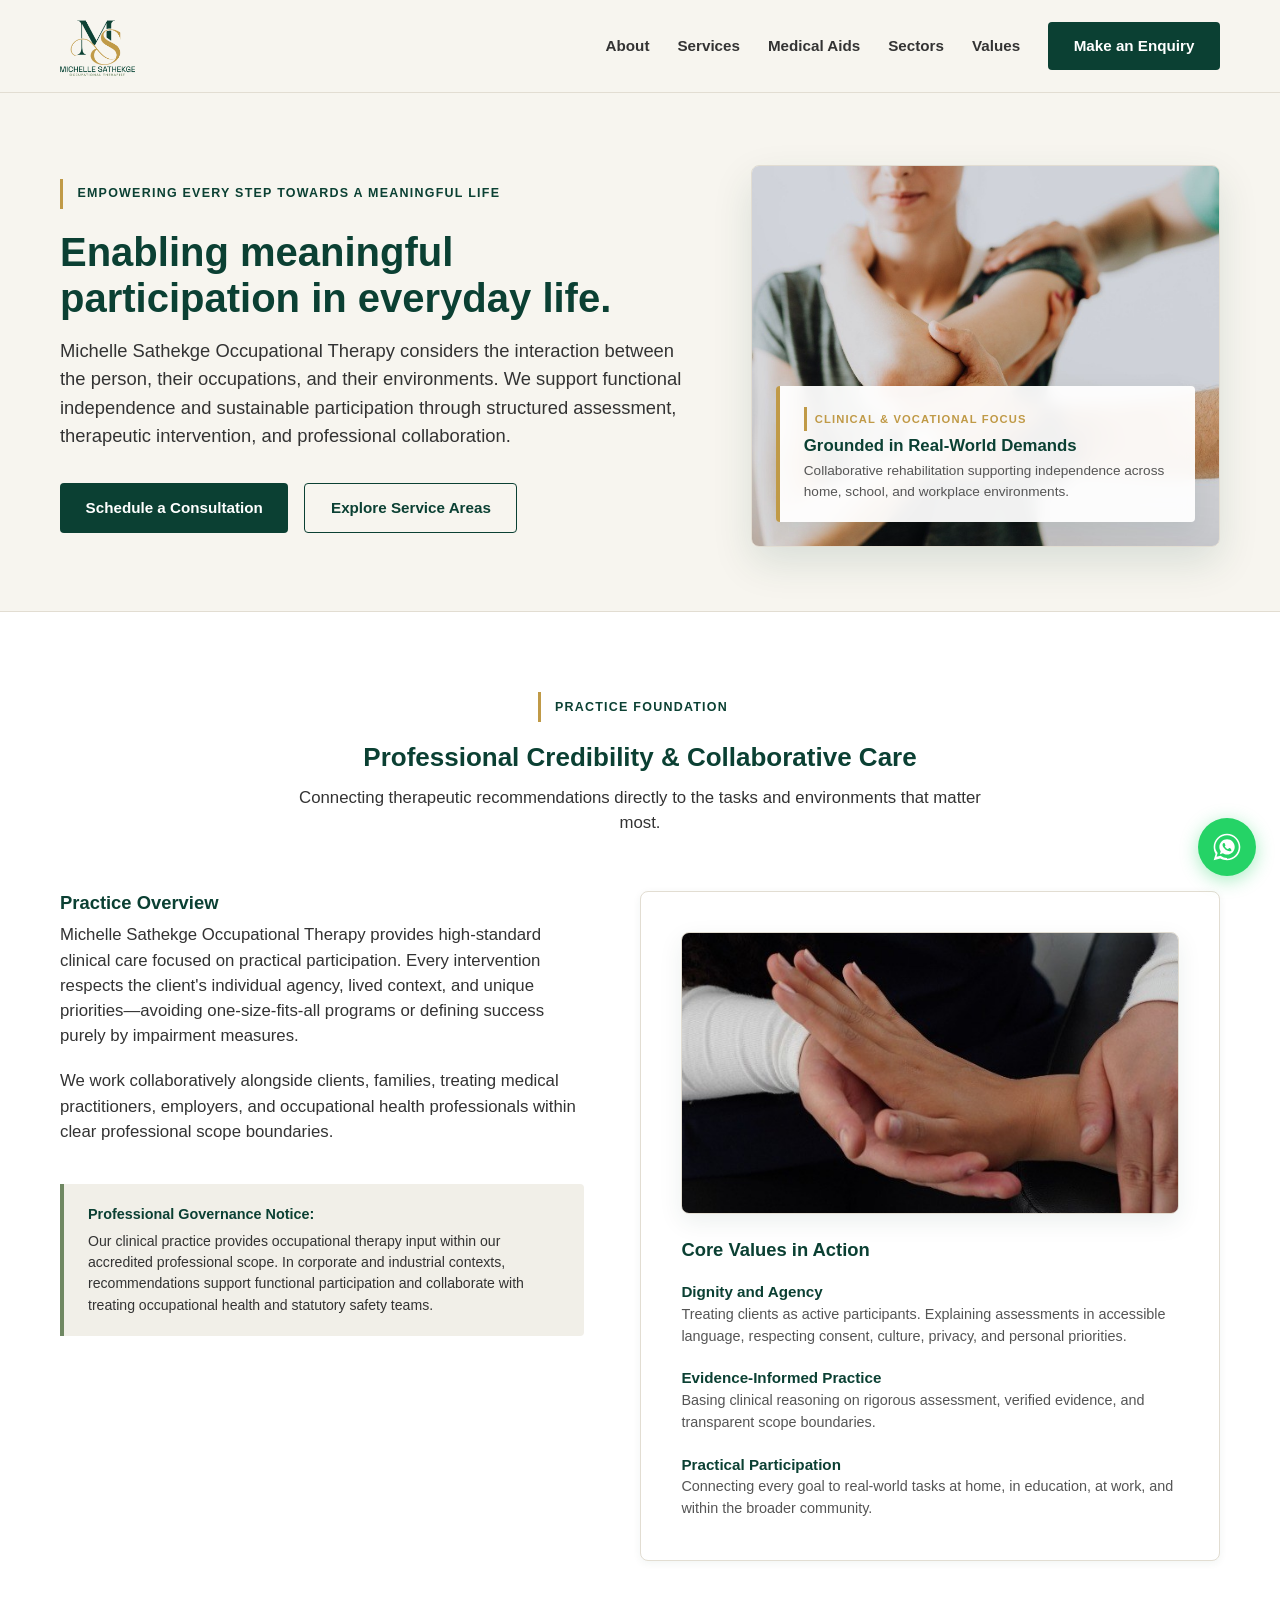
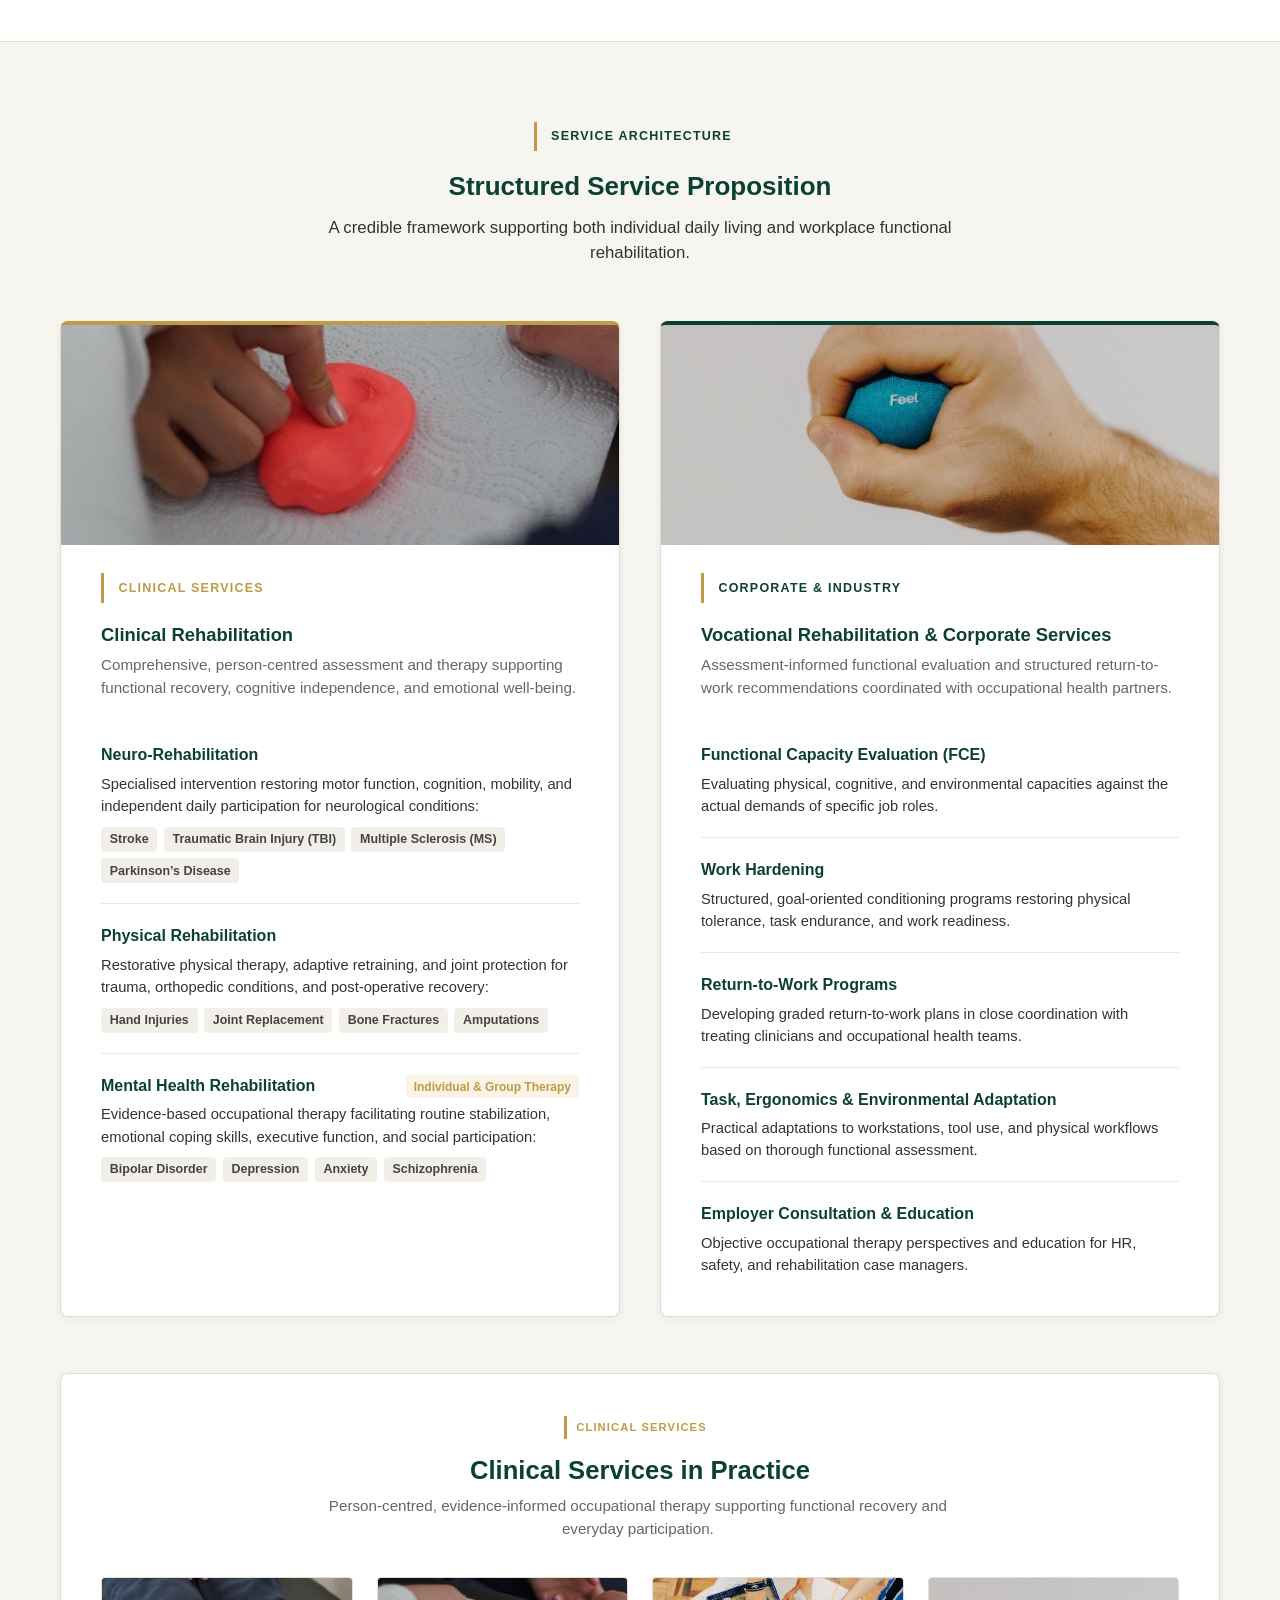
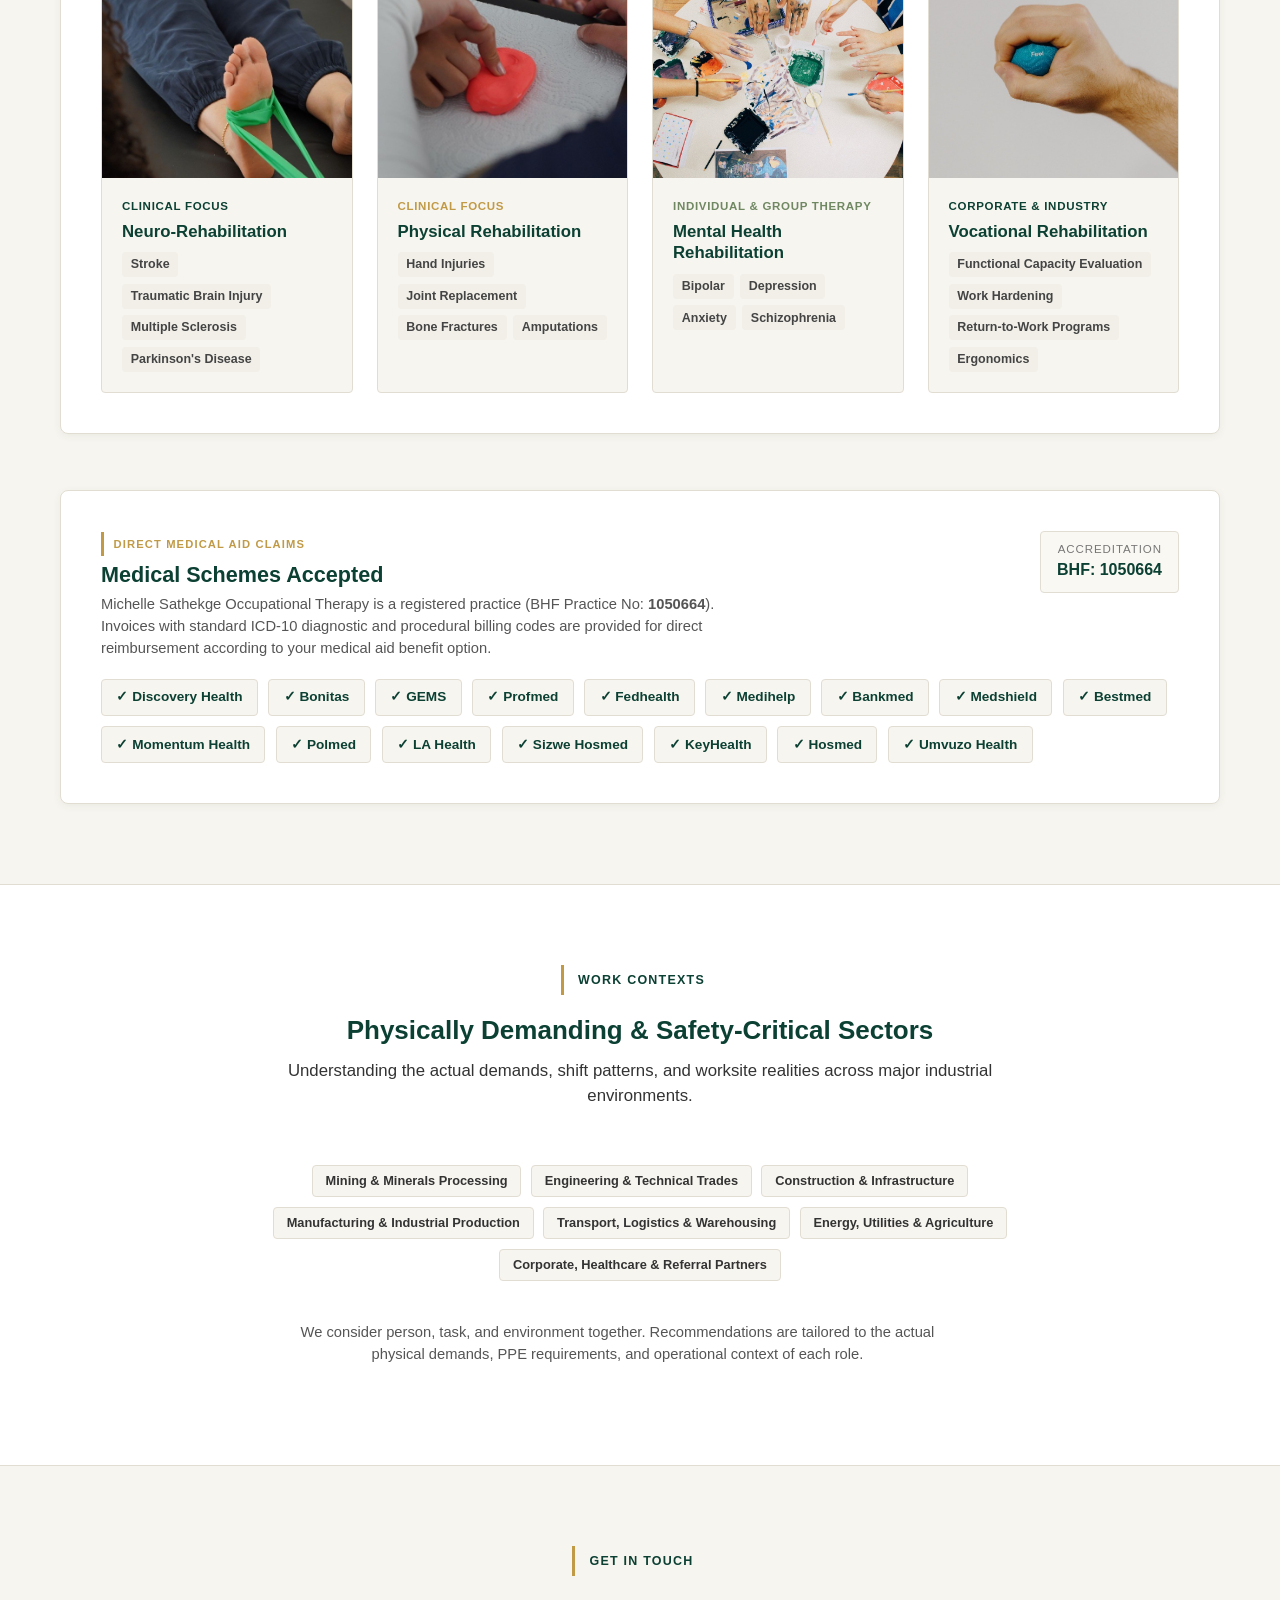
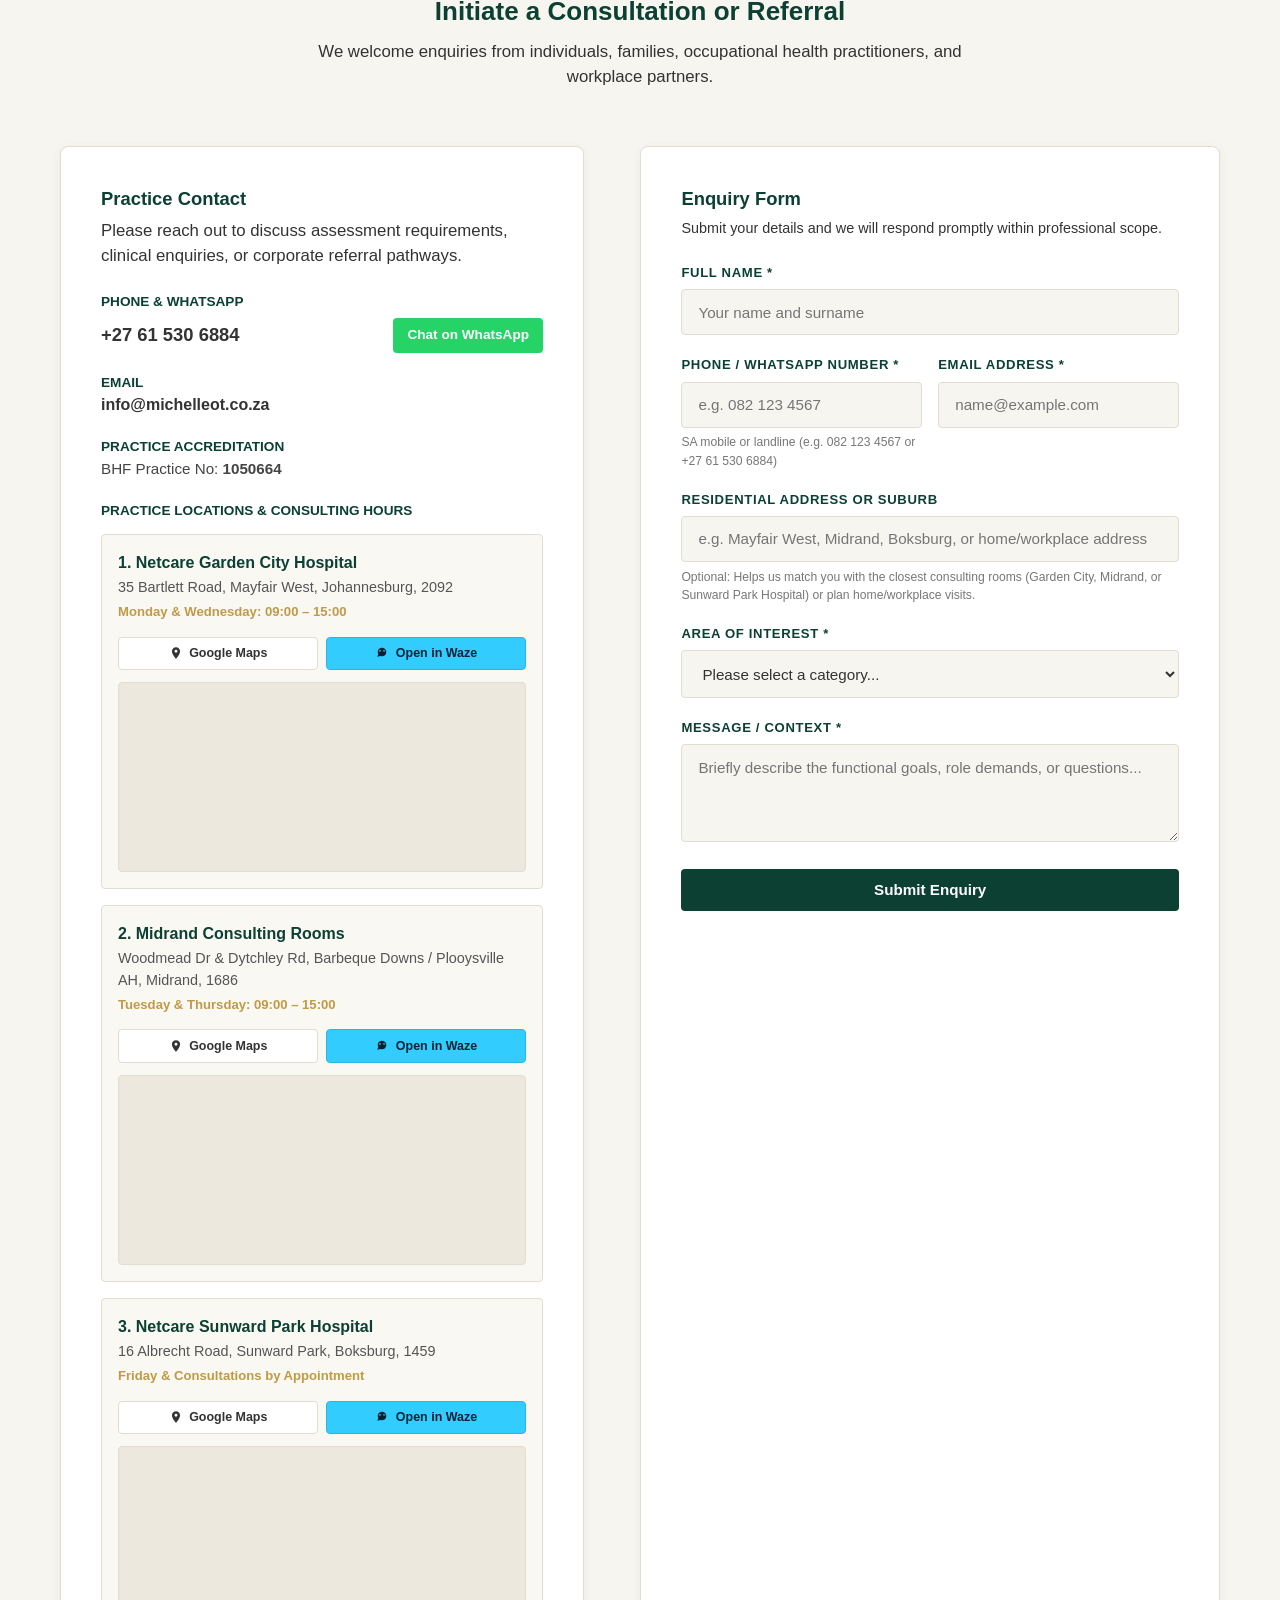
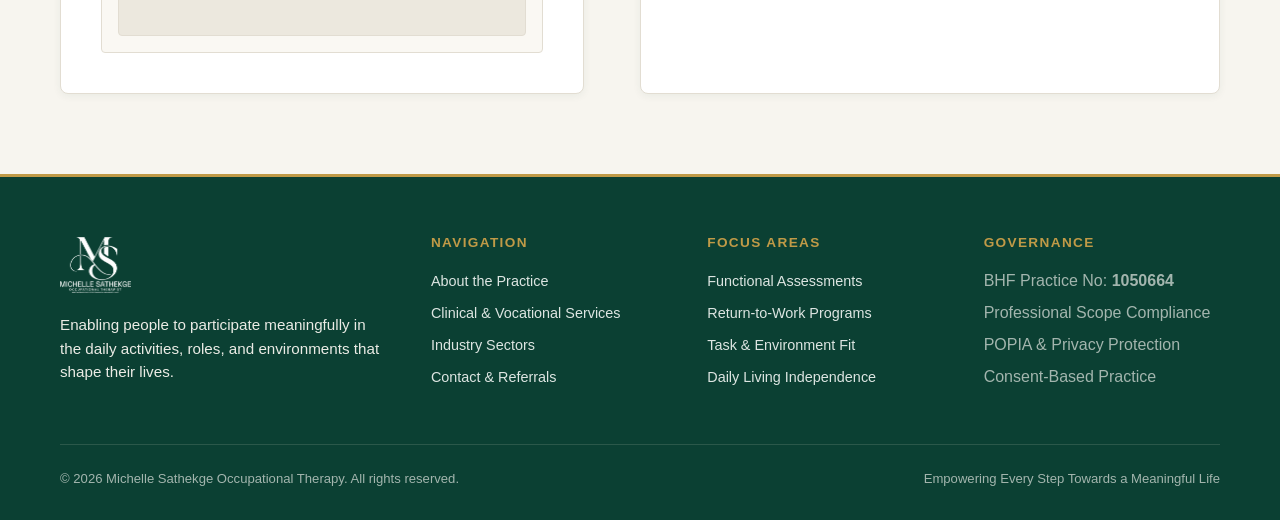
<file: index.html>
<!doctype html>
<html lang="en">
<head>
  <meta charset="utf-8">
  <meta name="viewport" content="width=device-width, initial-scale=1">
  <meta name="color-scheme" content="light">
  <title>Michelle Sathekge Occupational Therapy | Enabling Meaningful Participation</title>
  
  <!-- Primary SEO Meta Tags -->
  <meta name="title" content="Michelle Sathekge Occupational Therapy | Enabling Meaningful Participation">
  <meta name="description" content="Person-centred, evidence-informed occupational therapy supporting functional participation across daily life, education, and vocational rehabilitation in South Africa.">
  <meta name="keywords" content="Occupational Therapy, Michelle Sathekge, Vocational Rehabilitation, Return to Work, Ergonomics, Functional Capacity Assessment, South Africa, OT">
  <meta name="author" content="Michelle Sathekge Occupational Therapy">
  <meta name="robots" content="index, follow">

  <style>
    /* Absolute Force: Enforce Warm Neutral Brand Palette across all user agents */
    html, body {
      background-color: #F7F5EF !important;
      color: #333333 !important;
      color-scheme: light !important;
    }
    .navbar {
      background-color: #F7F5EF !important;
    }
  </style>

  <!-- Open Graph / Facebook -->
  <meta property="og:type" content="website">
  <meta property="og:url" content="https://michelleot.co.za/">
  <meta property="og:title" content="Michelle Sathekge Occupational Therapy">
  <meta property="og:description" content="Empowering Every Step Towards a Meaningful Life. Person-centred clinical care and corporate vocational rehabilitation.">
  <meta property="og:image" content="https://michelleot.co.za/assets/images/branding/og-preview.jpg">

  <!-- Twitter Meta Tags -->
  <meta name="twitter:card" content="summary_large_image">
  <meta name="twitter:title" content="Michelle Sathekge Occupational Therapy">
  <meta name="twitter:description" content="Empowering Every Step Towards a Meaningful Life. Clinical & Vocational Occupational Therapy.">
  <meta name="twitter:image" content="https://michelleot.co.za/assets/images/branding/og-preview.jpg">

  <link rel="icon" type="image/x-icon" href="favicon.ico">
  <link rel="icon" type="image/png" sizes="32x32" href="favicon.png">
  <link rel="apple-touch-icon" href="assets/images/branding/favicon-monogram.png">
  <link rel="stylesheet" href="assets/css/styles.css?v=7">
</head>
<body>

  <!-- Header / Navigation (Variant B Lock-Up Standard) -->
  <header class="navbar">
    <div class="container nav-container">
      <a href="#" class="brand-lockup">
        <img src="assets/images/branding/logo-variant-b-trimmed.png" 
             alt="Michelle Sathekge Occupational Therapist" 
             style="height: 60px; width: auto; object-fit: contain;">
      </a>
      <button class="nav-toggle" aria-label="Toggle navigation menu" aria-expanded="false">&#9776;</button>
      <div class="menu-backdrop" aria-hidden="true"></div>
      <nav>
        <ul class="nav-links">
          <li><a href="#about" class="nav-link">About</a></li>
          <li><a href="#services" class="nav-link">Services</a></li>
          <li><a href="#medical-aids" class="nav-link">Medical Aids</a></li>
          <li><a href="#sectors" class="nav-link">Sectors</a></li>
          <li><a href="#values" class="nav-link">Values</a></li>
          <li><a href="#contact" class="btn btn-primary">Make an Enquiry</a></li>
        </ul>
      </nav>
    </div>
  </header>

  <!-- Hero Section -->
  <section class="hero">
    <div class="container hero-grid">
      <div>
        <div class="badge">EMPOWERING EVERY STEP TOWARDS A MEANINGFUL LIFE</div>
        <h1>Enabling meaningful participation in everyday life.</h1>
        <p class="lead">Michelle Sathekge Occupational Therapy considers the interaction between the person, their occupations, and their environments. We support functional independence and sustainable participation through structured assessment, therapeutic intervention, and professional collaboration.</p>
        <div class="hero-actions">
          <a href="#contact" class="btn btn-primary">Schedule a Consultation</a>
          <a href="#services" class="btn btn-outline">Explore Service Areas</a>
        </div>
      </div>

      <div class="hero-visual-wrapper">
        <img src="assets/images/practice/hero-ot-consultation.jpg" alt="Occupational Therapy Joint Mobility and Functional Rehabilitation">
        <div class="hero-visual-badge">
          <div class="badge badge-gold" style="margin-bottom:0.35rem; padding:0.2rem 0.5rem; font-size:0.7rem;">Clinical & Vocational Focus</div>
          <h3 style="font-size:1.05rem; margin-bottom:0.25rem;">Grounded in Real-World Demands</h3>
          <p style="font-size:0.85rem; margin-bottom:0; color:#555;">Collaborative rehabilitation supporting independence across home, school, and workplace environments.</p>
        </div>
      </div>
    </div>
  </section>

  <!-- About & Practice Foundation -->
  <section id="about" class="section section-white">
    <div class="container">
      <div class="section-header">
        <div class="badge">Practice Foundation</div>
        <h2>Professional Credibility & Collaborative Care</h2>
        <p>Connecting therapeutic recommendations directly to the tasks and environments that matter most.</p>
      </div>

      <div class="contact-container">
        <div>
          <h3>Practice Overview</h3>
          <p>Michelle Sathekge Occupational Therapy provides high-standard clinical care focused on practical participation. Every intervention respects the client's individual agency, lived context, and unique priorities—avoiding one-size-fits-all programs or defining success purely by impairment measures.</p>
          <p>We work collaboratively alongside clients, families, treating medical practitioners, employers, and occupational health professionals within clear professional scope boundaries.</p>

          <div class="guardrail-card">
            <strong>Professional Governance Notice:</strong>
            <p style="margin-top:0.35rem; margin-bottom:0; font-size:0.88rem;">Our clinical practice provides occupational therapy input within our accredited professional scope. In corporate and industrial contexts, recommendations support functional participation and collaborate with treating occupational health and statutory safety teams.</p>
          </div>
        </div>

        <div id="values" class="contact-card">
          <div class="about-photo-wrapper">
            <img src="assets/images/practice/about-hand-therapy.jpg" alt="Clinical Hand and Joint Assessment by Occupational Therapist">
          </div>
          <h3 style="color:var(--color-primary-green); margin-bottom:1.25rem;">Core Values in Action</h3>

          <div style="margin-bottom:1.25rem;">
            <strong style="color:var(--color-primary-green); font-size:0.95rem; display:block;">Dignity and Agency</strong>
            <p style="font-size:0.9rem; margin-bottom:0; color:#555;">Treating clients as active participants. Explaining assessments in accessible language, respecting consent, culture, privacy, and personal priorities.</p>
          </div>

          <div style="margin-bottom:1.25rem;">
            <strong style="color:var(--color-primary-green); font-size:0.95rem; display:block;">Evidence-Informed Practice</strong>
            <p style="font-size:0.9rem; margin-bottom:0; color:#555;">Basing clinical reasoning on rigorous assessment, verified evidence, and transparent scope boundaries.</p>
          </div>

          <div>
            <strong style="color:var(--color-primary-green); font-size:0.95rem; display:block;">Practical Participation</strong>
            <p style="font-size:0.9rem; margin-bottom:0; color:#555;">Connecting every goal to real-world tasks at home, in education, at work, and within the broader community.</p>
          </div>
        </div>
      </div>
    </div>
  </section>

  <!-- Service Architecture (Dual Track: Clinical + Corporate) -->
  <section id="services" class="section">
    <div class="container">
      <div class="section-header">
        <div class="badge">Service Architecture</div>
        <h2>Structured Service Proposition</h2>
        <p>A credible framework supporting both individual daily living and workplace functional rehabilitation.</p>
      </div>

      <div class="tracks-grid">
        <!-- Clinical Rehabilitation Services -->
        <div class="track-column clinical">
          <img src="assets/images/practice/service-finger-dexterity.jpg" alt="Clinical Occupational Therapy and Physical Rehabilitation" class="track-img-banner" style="object-position: center 52%;">
          <div class="badge badge-gold" style="align-self:flex-start;">Clinical Services</div>
          <h3>Clinical Rehabilitation</h3>
          <p style="font-size:0.95rem; color:#666;">Comprehensive, person-centred assessment and therapy supporting functional recovery, cognitive independence, and emotional well-being.</p>
          
          <ul class="track-list">
            <!-- Neuro-Rehabilitation -->
            <li class="track-item">
              <h4>Neuro-Rehabilitation</h4>
              <p>Specialised intervention restoring motor function, cognition, mobility, and independent daily participation for neurological conditions:</p>
              <div class="condition-tag-group">
                <span class="condition-tag">Stroke</span>
                <span class="condition-tag">Traumatic Brain Injury (TBI)</span>
                <span class="condition-tag">Multiple Sclerosis (MS)</span>
                <span class="condition-tag">Parkinson’s Disease</span>
              </div>
            </li>

            <!-- Physical Rehabilitation -->
            <li class="track-item">
              <h4>Physical Rehabilitation</h4>
              <p>Restorative physical therapy, adaptive retraining, and joint protection for trauma, orthopedic conditions, and post-operative recovery:</p>
              <div class="condition-tag-group">
                <span class="condition-tag">Hand Injuries</span>
                <span class="condition-tag">Joint Replacement</span>
                <span class="condition-tag">Bone Fractures</span>
                <span class="condition-tag">Amputations</span>
              </div>
            </li>

            <!-- Mental Health Rehabilitation -->
            <li class="track-item">
              <div style="display:flex; justify-content:space-between; align-items:baseline; flex-wrap:wrap; gap:0.25rem;">
                <h4>Mental Health Rehabilitation</h4>
                <span style="font-size:0.75rem; font-weight:700; color:var(--color-signature-gold); background:#FAF4E6; padding:0.15rem 0.5rem; border-radius:3px;">Individual & Group Therapy</span>
              </div>
              <p>Evidence-based occupational therapy facilitating routine stabilization, emotional coping skills, executive function, and social participation:</p>
              <div class="condition-tag-group">
                <span class="condition-tag">Bipolar Disorder</span>
                <span class="condition-tag">Depression</span>
                <span class="condition-tag">Anxiety</span>
                <span class="condition-tag">Schizophrenia</span>
              </div>
            </li>
          </ul>
        </div>

        <!-- Corporate & Vocational Rehabilitation -->
        <div class="track-column corporate">
          <img src="assets/images/practice/service-grip-strength.jpg" alt="Vocational Rehabilitation & Corporate Services" class="track-img-banner" style="object-position: center 42%;">
          <div class="badge" style="align-self:flex-start;">Corporate & Industry</div>
          <h3>Vocational Rehabilitation & Corporate Services</h3>
          <p style="font-size:0.95rem; color:#666;">Assessment-informed functional evaluation and structured return-to-work recommendations coordinated with occupational health partners.</p>
          
          <ul class="track-list">
            <li class="track-item">
              <h4>Functional Capacity Evaluation (FCE)</h4>
              <p>Evaluating physical, cognitive, and environmental capacities against the actual demands of specific job roles.</p>
            </li>
            <li class="track-item">
              <h4>Work Hardening</h4>
              <p>Structured, goal-oriented conditioning programs restoring physical tolerance, task endurance, and work readiness.</p>
            </li>
            <li class="track-item">
              <h4>Return-to-Work Programs</h4>
              <p>Developing graded return-to-work plans in close coordination with treating clinicians and occupational health teams.</p>
            </li>
            <li class="track-item">
              <h4>Task, Ergonomics & Environmental Adaptation</h4>
              <p>Practical adaptations to workstations, tool use, and physical workflows based on thorough functional assessment.</p>
            </li>
            <li class="track-item">
              <h4>Employer Consultation & Education</h4>
              <p>Objective occupational therapy perspectives and education for HR, safety, and rehabilitation case managers.</p>
            </li>
          </ul>
        </div>
      </div>


      <!-- Practice Modalities in Action Showcase -->
      <div class="practice-gallery-section">
        <div class="practice-gallery-header">
          <div class="badge badge-gold" style="margin-bottom:0.5rem; padding:0.2rem 0.6rem; font-size:0.7rem;">Clinical Services</div>
          <h3>Clinical Services in Practice</h3>
          <p>Person-centred, evidence-informed occupational therapy supporting functional recovery and everyday participation.</p>
        </div>

        <div class="practice-gallery-grid">
          <!-- Item 1: Neuro-Rehabilitation -->
          <div class="gallery-card">
            <div class="gallery-card-img-wrap">
              <img src="assets/images/practice/service-lower-limb-rehab.jpg" alt="Neuro-Rehabilitation" style="object-position: center 25%;">
            </div>
            <div class="gallery-card-body">
              <div>
                <span class="gallery-card-category" style="color:var(--color-primary-green);">Clinical Focus</span>
                <h4 class="gallery-card-title">Neuro-Rehabilitation</h4>
                <div class="condition-tag-group">
                  <span class="condition-tag">Stroke</span>
                  <span class="condition-tag">Traumatic Brain Injury</span>
                  <span class="condition-tag">Multiple Sclerosis</span>
                  <span class="condition-tag">Parkinson's Disease</span>
                </div>
              </div>
            </div>
          </div>

          <!-- Item 2: Physical Rehabilitation -->
          <div class="gallery-card">
            <div class="gallery-card-img-wrap">
              <img src="assets/images/practice/service-finger-dexterity.jpg" alt="Physical Rehabilitation" style="object-position: center 52%;">
            </div>
            <div class="gallery-card-body">
              <div>
                <span class="gallery-card-category" style="color:var(--color-signature-gold);">Clinical Focus</span>
                <h4 class="gallery-card-title">Physical Rehabilitation</h4>
                <div class="condition-tag-group">
                  <span class="condition-tag">Hand Injuries</span>
                  <span class="condition-tag">Joint Replacement</span>
                  <span class="condition-tag">Bone Fractures</span>
                  <span class="condition-tag">Amputations</span>
                </div>
              </div>
            </div>
          </div>

          <!-- Item 3: Mental Health Rehabilitation -->
          <div class="gallery-card">
            <div class="gallery-card-img-wrap">
              <img src="assets/images/practice/service-group-therapy.jpg" alt="Mental Health Rehabilitation" style="object-position: center;">
            </div>
            <div class="gallery-card-body">
              <div>
                <span class="gallery-card-category" style="color:var(--color-supporting-sage);">Individual & Group Therapy</span>
                <h4 class="gallery-card-title">Mental Health Rehabilitation</h4>
                <div class="condition-tag-group">
                  <span class="condition-tag">Bipolar</span>
                  <span class="condition-tag">Depression</span>
                  <span class="condition-tag">Anxiety</span>
                  <span class="condition-tag">Schizophrenia</span>
                </div>
              </div>
            </div>
          </div>

          <!-- Item 4: Vocational Rehabilitation -->
          <div class="gallery-card">
            <div class="gallery-card-img-wrap">
              <img src="assets/images/practice/service-grip-strength.jpg" alt="Vocational Rehabilitation" style="object-position: center 42%;">
            </div>
            <div class="gallery-card-body">
              <div>
                <span class="gallery-card-category" style="color:var(--color-primary-green);">Corporate & Industry</span>
                <h4 class="gallery-card-title">Vocational Rehabilitation</h4>
                <div class="condition-tag-group">
                  <span class="condition-tag">Functional Capacity Evaluation</span>
                  <span class="condition-tag">Work Hardening</span>
                  <span class="condition-tag">Return-to-Work Programs</span>
                  <span class="condition-tag">Ergonomics</span>
                </div>
              </div>
            </div>
          </div>
        </div>
      </div>

      <!-- Medical Aid Claiming & Acceptance Section -->
      <div id="medical-aids" class="medical-aid-section">
        <div style="display:flex; justify-content:space-between; align-items:flex-start; flex-wrap:wrap; gap:1rem;">
          <div>
            <div class="badge badge-gold" style="margin-bottom:0.4rem; padding:0.2rem 0.6rem; font-size:0.7rem;">Direct Medical Aid Claims</div>
            <h3 style="font-size:1.35rem; color:var(--color-primary-green); margin-bottom:0.25rem;">Medical Schemes Accepted</h3>
            <p style="font-size:0.92rem; color:#555; margin-bottom:0; max-width:650px;">
              Michelle Sathekge Occupational Therapy is a registered practice (BHF Practice No: <strong>1050664</strong>). Invoices with standard ICD-10 diagnostic and procedural billing codes are provided for direct reimbursement according to your medical aid benefit option.
            </p>
          </div>
          <div style="background-color:#FAF8F3; border:1px solid var(--color-border); border-radius:var(--radius-sm); padding:0.6rem 1rem; text-align:right;">
            <span style="font-size:0.72rem; text-transform:uppercase; color:#777; display:block; letter-spacing:0.08em;">Accreditation</span>
            <strong style="color:var(--color-primary-green); font-size:1rem;">BHF: 1050664</strong>
          </div>
        </div>

        <div class="medical-aid-grid">
          <span class="medical-aid-pill">✓ Discovery Health</span>
          <span class="medical-aid-pill">✓ Bonitas</span>
          <span class="medical-aid-pill">✓ GEMS</span>
          <span class="medical-aid-pill">✓ Profmed</span>
          <span class="medical-aid-pill">✓ Fedhealth</span>
          <span class="medical-aid-pill">✓ Medihelp</span>
          <span class="medical-aid-pill">✓ Bankmed</span>
          <span class="medical-aid-pill">✓ Medshield</span>
          <span class="medical-aid-pill">✓ Bestmed</span>
          <span class="medical-aid-pill">✓ Momentum Health</span>
          <span class="medical-aid-pill">✓ Polmed</span>
          <span class="medical-aid-pill">✓ LA Health</span>
          <span class="medical-aid-pill">✓ Sizwe Hosmed</span>
          <span class="medical-aid-pill">✓ KeyHealth</span>
          <span class="medical-aid-pill">✓ Hosmed</span>
          <span class="medical-aid-pill">✓ Umvuzo Health</span>
        </div>
      </div>
    </div>
  </section>

  <!-- Sectors & Contexts -->
  <section id="sectors" class="section section-white">
    <div class="container">
      <div class="section-header">
        <div class="badge">Work Contexts</div>
        <h2>Physically Demanding & Safety-Critical Sectors</h2>
        <p>Understanding the actual demands, shift patterns, and worksite realities across major industrial environments.</p>
      </div>

      <div class="sector-pills" style="justify-content:center; max-width:850px; margin-inline:auto;">
        <span class="sector-pill">Mining & Minerals Processing</span>
        <span class="sector-pill">Engineering & Technical Trades</span>
        <span class="sector-pill">Construction & Infrastructure</span>
        <span class="sector-pill">Manufacturing & Industrial Production</span>
        <span class="sector-pill">Transport, Logistics & Warehousing</span>
        <span class="sector-pill">Energy, Utilities & Agriculture</span>
        <span class="sector-pill">Corporate, Healthcare & Referral Partners</span>
      </div>

      <div style="margin-top:2.5rem; text-align:center; max-width:700px; margin-inline:auto;">
        <p style="font-size:0.92rem; color:#555;">We consider person, task, and environment together. Recommendations are tailored to the actual physical demands, PPE requirements, and operational context of each role.</p>
      </div>
    </div>
  </section>

  <!-- Contact & Consultation Request -->
  <section id="contact" class="section">
    <div class="container">
      <div class="section-header">
        <div class="badge">Get in Touch</div>
        <h2>Initiate a Consultation or Referral</h2>
        <p>We welcome enquiries from individuals, families, occupational health practitioners, and workplace partners.</p>
      </div>

      <div class="contact-container">
        <div class="contact-card">
          <h3>Practice Contact</h3>
          <p>Please reach out to discuss assessment requirements, clinical enquiries, or corporate referral pathways.</p>

          <div style="margin-top:1.5rem; display:flex; flex-direction:column; gap:1.25rem;">
            <div>
              <strong style="display:block; color:var(--color-primary-green); font-size:0.85rem; text-transform:uppercase;">Phone & WhatsApp</strong>
              <div style="display:flex; align-items:center; justify-content:space-between; flex-wrap:wrap; gap:0.6rem; margin-top:0.35rem;">
                <a href="tel:+27615306884" style="color:var(--color-charcoal); font-weight:700; text-decoration:none; font-size:1.15rem; white-space:nowrap;">+27 61 530 6884</a>
                <a href="https://wa.me/27615306884?text=Hello%20Michelle,%20I%20would%20like%20to%20enquire%20about%20occupational%20therapy%20services." 
                   target="_blank" 
                   rel="noopener noreferrer" 
                   style="display:inline-flex; align-items:center; gap:0.4rem; background-color:#25D366; color:#fff; font-size:0.85rem; font-weight:700; padding:0.45rem 0.9rem; border-radius:4px; text-decoration:none; white-space:nowrap;">
                  Chat on WhatsApp
                </a>
              </div>
            </div>

            <div>
              <strong style="display:block; color:var(--color-primary-green); font-size:0.85rem; text-transform:uppercase;">Email</strong>
              <a href="mailto:info@michelleot.co.za" style="color:var(--color-charcoal); font-weight:600; text-decoration:none;">info@michelleot.co.za</a>
            </div>

            <div>
              <strong style="display:block; color:var(--color-primary-green); font-size:0.85rem; text-transform:uppercase;">Practice Accreditation</strong>
              <span style="font-size:0.95rem; color:#444;">BHF Practice No: <strong>1050664</strong></span>
            </div>

            <div>
              <strong style="display:block; color:var(--color-primary-green); font-size:0.85rem; text-transform:uppercase; margin-bottom:0.75rem;">Practice Locations & Consulting Hours</strong>

              <!-- Location 1: Netcare Garden City Hospital -->
              <div class="location-card-box" style="margin-bottom:1rem;">
                <div style="display:flex; justify-content:space-between; align-items:flex-start; flex-wrap:wrap; gap:0.5rem;">
                  <div>
                    <strong style="color:var(--color-primary-green); font-size:1rem; display:block;">1. Netcare Garden City Hospital</strong>
                    <span style="font-size:0.9rem; color:#555; display:block; margin-top:2px;">35 Bartlett Road, Mayfair West, Johannesburg, 2092</span>
                    <span style="font-size:0.82rem; color:var(--color-signature-gold); font-weight:700; display:block; margin-top:0.25rem;">Monday & Wednesday: 09:00 – 15:00</span>
                  </div>
                  <div class="nav-app-buttons" style="margin-top:0.4rem; display:flex; gap:0.5rem; width:100%;">
                    <a href="https://www.google.com/maps/dir/?api=1&destination=Netcare+Garden+City+Hospital+35+Bartlett+Road+Mayfair+West+Johannesburg" 
                       target="_blank" rel="noopener noreferrer" class="btn-nav-app btn-gmaps" style="flex:1; justify-content:center;">
                      <svg width="14" height="14" viewBox="0 0 24 24" fill="currentColor"><path d="M12 2C8.13 2 5 5.13 5 9c0 5.25 7 13 7 13s7-7.75 7-13c0-3.87-3.13-7-7-7zm0 9.5c-1.38 0-2.5-1.12-2.5-2.5s1.12-2.5 2.5-2.5 2.5 1.12 2.5 2.5-1.12 2.5-2.5 2.5z"/></svg>
                      Google Maps
                    </a>
                    <a href="https://waze.com/ul?ll=-26.196348,27.994432&q=Netcare%20Garden%20City%20Hospital&navigate=yes" 
                       target="_blank" rel="noopener noreferrer" class="btn-nav-app btn-waze" style="flex:1; justify-content:center;">
                      <svg width="14" height="14" viewBox="0 0 24 24" fill="currentColor"><path d="M19.33 10.04C19.33 6.15 16.05 3 12 3S4.67 6.15 4.67 10.04c0 1.25.33 2.43.92 3.46L4 18.5l5.22-1.5c.87.42 1.84.66 2.78.66 4.05 0 7.33-3.15 7.33-7.04v-.58zM8.5 10c-.83 0-1.5-.67-1.5-1.5S7.67 7 8.5 7s1.5.67 1.5 1.5S9.33 10 8.5 10zm7 0c-.83 0-1.5-.67-1.5-1.5S14.67 7 15.5 7s1.5.67 1.5 1.5-.67 1.5-1.5 1.5z"/></svg>
                      Open in Waze
                    </a>
                  </div>
                </div>

                <div class="map-frame-wrapper" style="height:190px; margin-top:0.75rem;">
                  <iframe 
                    src="https://maps.google.com/maps?q=Netcare+Garden+City+Hospital+35+Bartlett+Road+Johannesburg&t=&z=14&ie=UTF8&iwloc=&output=embed" 
                    title="Netcare Garden City Hospital Map" 
                    loading="lazy" 
                    referrerpolicy="no-referrer-when-downgrade">
                  </iframe>
                </div>
              </div>

              <!-- Location 2: Midrand Consulting Rooms -->
              <div class="location-card-box">
                <div style="display:flex; justify-content:space-between; align-items:flex-start; flex-wrap:wrap; gap:0.5rem;">
                  <div>
                    <strong style="color:var(--color-primary-green); font-size:1rem; display:block;">2. Midrand Consulting Rooms</strong>
                    <span style="font-size:0.9rem; color:#555; display:block; margin-top:2px;">Woodmead Dr & Dytchley Rd, Barbeque Downs / Plooysville AH, Midrand, 1686</span>
                    <span style="font-size:0.82rem; color:var(--color-signature-gold); font-weight:700; display:block; margin-top:0.25rem;">Tuesday & Thursday: 09:00 – 15:00</span>
                  </div>
                  <div class="nav-app-buttons" style="margin-top:0.4rem; display:flex; gap:0.5rem; width:100%;">
                    <a href="https://www.google.com/maps/dir/?api=1&destination=Woodmead+Dr+%26+Dytchley+Rd+Midrand+1686" 
                       target="_blank" rel="noopener noreferrer" class="btn-nav-app btn-gmaps" style="flex:1; justify-content:center;">
                      <svg width="14" height="14" viewBox="0 0 24 24" fill="currentColor"><path d="M12 2C8.13 2 5 5.13 5 9c0 5.25 7 13 7 13s7-7.75 7-13c0-3.87-3.13-7-7-7zm0 9.5c-1.38 0-2.5-1.12-2.5-2.5s1.12-2.5 2.5-2.5 2.5 1.12 2.5 2.5-1.12 2.5-2.5 2.5z"/></svg>
                      Google Maps
                    </a>
                    <a href="https://waze.com/ul?ll=-26.012586,28.094576&q=Woodmead%20Dr%20and%20Dytchley%20Rd%20Midrand&navigate=yes" 
                       target="_blank" rel="noopener noreferrer" class="btn-nav-app btn-waze" style="flex:1; justify-content:center;">
                      <svg width="14" height="14" viewBox="0 0 24 24" fill="currentColor"><path d="M19.33 10.04C19.33 6.15 16.05 3 12 3S4.67 6.15 4.67 10.04c0 1.25.33 2.43.92 3.46L4 18.5l5.22-1.5c.87.42 1.84.66 2.78.66 4.05 0 7.33-3.15 7.33-7.04v-.58zM8.5 10c-.83 0-1.5-.67-1.5-1.5S7.67 7 8.5 7s1.5.67 1.5 1.5S9.33 10 8.5 10zm7 0c-.83 0-1.5-.67-1.5-1.5S14.67 7 15.5 7s1.5.67 1.5 1.5-.67 1.5-1.5 1.5z"/></svg>
                      Open in Waze
                    </a>
                  </div>
                </div>

                <div class="map-frame-wrapper" style="height:190px; margin-top:0.75rem;">
                  <iframe 
                    src="https://maps.google.com/maps?q=Woodmead+Dr+and+Dytchley+Rd+Midrand+1686&t=&z=14&ie=UTF8&iwloc=&output=embed" 
                    title="Midrand Location Map" 
                    loading="lazy" 
                    referrerpolicy="no-referrer-when-downgrade">
                  </iframe>
                </div>
              </div>

              <!-- Location 3: Netcare Sunward Park Hospital -->
              <div class="location-card-box" style="margin-top:1rem;">
                <div style="display:flex; justify-content:space-between; align-items:flex-start; flex-wrap:wrap; gap:0.5rem;">
                  <div>
                    <strong style="color:var(--color-primary-green); font-size:1rem; display:block;">3. Netcare Sunward Park Hospital</strong>
                    <span style="font-size:0.9rem; color:#555; display:block; margin-top:2px;">16 Albrecht Road, Sunward Park, Boksburg, 1459</span>
                    <span style="font-size:0.82rem; color:var(--color-signature-gold); font-weight:700; display:block; margin-top:0.25rem;">Friday & Consultations by Appointment</span>
                  </div>
                  <div class="nav-app-buttons" style="margin-top:0.4rem; display:flex; gap:0.5rem; width:100%;">
                    <a href="https://www.google.com/maps/dir/?api=1&destination=Netcare+Sunward+Park+Hospital+16+Albrecht+Road+Sunward+Park+Boksburg" 
                       target="_blank" rel="noopener noreferrer" class="btn-nav-app btn-gmaps" style="flex:1; justify-content:center;">
                      <svg width="14" height="14" viewBox="0 0 24 24" fill="currentColor"><path d="M12 2C8.13 2 5 5.13 5 9c0 5.25 7 13 7 13s7-7.75 7-13c0-3.87-3.13-7-7-7zm0 9.5c-1.38 0-2.5-1.12-2.5-2.5s1.12-2.5 2.5-2.5 2.5 1.12 2.5 2.5-1.12 2.5-2.5 2.5z"/></svg>
                      Google Maps
                    </a>
                    <a href="https://waze.com/ul?ll=-26.2600,28.2568&q=Netcare%20Sunward%20Park%20Hospital&navigate=yes" 
                       target="_blank" rel="noopener noreferrer" class="btn-nav-app btn-waze" style="flex:1; justify-content:center;">
                      <svg width="14" height="14" viewBox="0 0 24 24" fill="currentColor"><path d="M19.33 10.04C19.33 6.15 16.05 3 12 3S4.67 6.15 4.67 10.04c0 1.25.33 2.43.92 3.46L4 18.5l5.22-1.5c.87.42 1.84.66 2.78.66 4.05 0 7.33-3.15 7.33-7.04v-.58zM8.5 10c-.83 0-1.5-.67-1.5-1.5S7.67 7 8.5 7s1.5.67 1.5 1.5S9.33 10 8.5 10zm7 0c-.83 0-1.5-.67-1.5-1.5S14.67 7 15.5 7s1.5.67 1.5 1.5-.67 1.5-1.5 1.5z"/></svg>
                      Open in Waze
                    </a>
                  </div>
                </div>

                <div class="map-frame-wrapper" style="height:190px; margin-top:0.75rem;">
                  <iframe 
                    src="https://maps.google.com/maps?q=Netcare+Sunward+Park+Hospital+16+Albrecht+Road+Sunward+Park+Boksburg&t=&z=14&ie=UTF8&iwloc=&output=embed" 
                    title="Netcare Sunward Park Hospital Map" 
                    loading="lazy" 
                    referrerpolicy="no-referrer-when-downgrade">
                  </iframe>
                </div>
              </div>
            </div>
          </div>
        </div>

        <form id="intake-form" class="contact-card" action="contact.php" method="POST" novalidate>
          <h3>Enquiry Form</h3>
          <p style="font-size:0.9rem; margin-bottom:1.5rem;">Submit your details and we will respond promptly within professional scope.</p>

          <div id="form-status" class="form-status" role="alert" aria-live="polite"></div>

          <div class="form-group">
            <label for="name">Full Name *</label>
            <input type="text" id="name" name="name" placeholder="Your name and surname" required autocomplete="name">
            <span class="field-error" id="name-error"></span>
          </div>

          <div class="form-row">
            <div class="form-group">
              <label for="phone">Phone / WhatsApp Number *</label>
              <input type="tel" id="phone" name="phone" placeholder="e.g. 082 123 4567" required autocomplete="tel" inputmode="tel" maxlength="16">
              <small class="field-hint">SA mobile or landline (e.g. 082 123 4567 or +27 61 530 6884)</small>
              <span class="field-error" id="phone-error"></span>
            </div>
            <div class="form-group">
              <label for="email">Email Address *</label>
              <input type="email" id="email" name="email" placeholder="name@example.com" required autocomplete="email">
              <span class="field-error" id="email-error"></span>
            </div>
          </div>

          <div class="form-group">
            <label for="address">Residential Address or Suburb</label>
            <input type="text" id="address" name="address" placeholder="e.g. Mayfair West, Midrand, Boksburg, or home/workplace address" autocomplete="street-address">
            <small class="field-hint">Optional: Helps us match you with the closest consulting rooms (Garden City, Midrand, or Sunward Park Hospital) or plan home/workplace visits.</small>
          </div>

          <div class="form-group">
            <label for="track">Area of Interest *</label>
            <select id="track" name="track" required>
              <option value="">Please select a category...</option>
              <option value="individual">Individual or Family Therapy</option>
              <option value="vocational">Vocational Rehab / Return-to-Work Programs</option>
              <option value="corporate">Corporate / Employer Consultation</option>
              <option value="general">General Professional Enquiry</option>
            </select>
            <span class="field-error" id="track-error"></span>
          </div>

          <div class="form-group">
            <label for="message">Message / Context *</label>
            <textarea id="message" name="message" rows="4" placeholder="Briefly describe the functional goals, role demands, or questions..." required></textarea>
            <span class="field-error" id="message-error"></span>
          </div>

          <button type="submit" class="btn btn-primary" style="width:100%;">Submit Enquiry</button>
        </form>
      </div>
    </div>
  </section>

  <!-- Footer (Section 10, 11 & 14) -->
  <footer>
    <div class="container">
      <div class="footer-grid">
        <div>
          <img src="assets/images/branding/logo-white-trimmed.png" 
               alt="Michelle Sathekge Occupational Therapy" 
               style="height: 60px; width: auto; margin-bottom: 1.25rem; display: block;">
          <p style="font-size:0.95rem; max-width:320px; line-height:1.55; color:#F7F5EF !important; opacity:0.95;">Enabling people to participate meaningfully in the daily activities, roles, and environments that shape their lives.</p>
        </div>

        <div class="footer-col">
          <h4>Navigation</h4>
          <ul class="footer-links">
            <li><a href="#about">About the Practice</a></li>
            <li><a href="#services">Clinical & Vocational Services</a></li>
            <li><a href="#sectors">Industry Sectors</a></li>
            <li><a href="#contact">Contact & Referrals</a></li>
          </ul>
        </div>

        <div class="footer-col">
          <h4>Focus Areas</h4>
          <ul class="footer-links">
            <li><a href="#services">Functional Assessments</a></li>
            <li><a href="#services">Return-to-Work Programs</a></li>
            <li><a href="#services">Task & Environment Fit</a></li>
            <li><a href="#services">Daily Living Independence</a></li>
          </ul>
        </div>

        <div class="footer-col">
          <h4>Governance</h4>
          <ul class="footer-links">
            <li><span style="color:#A3B5AE;">BHF Practice No: <strong>1050664</strong></span></li>
            <li><span style="color:#A3B5AE;">Professional Scope Compliance</span></li>
            <li><span style="color:#A3B5AE;">POPIA & Privacy Protection</span></li>
            <li><span style="color:#A3B5AE;">Consent-Based Practice</span></li>
          </ul>
        </div>
      </div>

      <div class="footer-bottom">
        <div>&copy; 2026 Michelle Sathekge Occupational Therapy. All rights reserved.</div>
        <div>Empowering Every Step Towards a Meaningful Life</div>
      </div>
    </div>
  </footer>

  <!-- Smart WhatsApp Location Booking Widget -->
  <div class="whatsapp-widget-container">
    <!-- Popover Card -->
    <div id="whatsapp-booking-popover" class="whatsapp-popover" aria-hidden="true">
      <div class="whatsapp-popover-header">
        <div class="whatsapp-popover-avatar">MS</div>
        <div>
          <div class="whatsapp-popover-title">Michelle Sathekge OT</div>
          <div class="whatsapp-popover-sub">Select preferred location</div>
        </div>
      </div>
      <p class="whatsapp-popover-prompt">Where would you like to enquire about or book your session?</p>
      
      <div class="whatsapp-booking-options">
        <!-- Option 1: Garden City -->
        <a href="https://wa.me/27615306884?text=Hello%20Michelle,%20I%20would%20like%20to%20book%20a%20consultation%20at%20Netcare%20Garden%20City%20Hospital%20(Mon/Wed)." 
           target="_blank" rel="noopener noreferrer" class="whatsapp-opt-btn">
          <span>🏥 Garden City (Mayfair)</span>
          <span class="whatsapp-opt-badge">Mon & Wed</span>
        </a>

        <!-- Option 2: Midrand -->
        <a href="https://wa.me/27615306884?text=Hello%20Michelle,%20I%20would%20like%20to%20book%20a%20consultation%20at%20the%20Midrand%20Consulting%20Rooms%20(Tue/Thu)." 
           target="_blank" rel="noopener noreferrer" class="whatsapp-opt-btn">
          <span>🌿 Midrand Rooms</span>
          <span class="whatsapp-opt-badge">Tue & Thu</span>
        </a>

        <!-- Option 3: Sunward Park Hospital -->
        <a href="https://wa.me/27615306884?text=Hello%20Michelle,%20I%20would%20like%20to%20book%20a%20consultation%20at%20Netcare%20Sunward%20Park%20Hospital%20(Boksburg)." 
           target="_blank" rel="noopener noreferrer" class="whatsapp-opt-btn">
          <span>🏥 Sunward Park (Boksburg)</span>
          <span class="whatsapp-opt-badge">By Appt</span>
        </a>

        <!-- Option 4: Corporate / Vocational -->
        <a href="https://wa.me/27615306884?text=Hello%20Michelle,%20I%20am%20contacting%20you%20regarding%20a%20Corporate%20/%20Vocational%20Assessment%20referral." 
           target="_blank" rel="noopener noreferrer" class="whatsapp-opt-btn">
          <span>💼 Work / Corporate Referral</span>
          <span class="whatsapp-opt-badge">Enquiry</span>
        </a>
      </div>
    </div>

    <!-- Trigger Button -->
    <button type="button" 
            id="whatsapp-widget-btn" 
            class="whatsapp-float" 
            aria-label="Open WhatsApp Location Booking Menu"
            title="Chat on WhatsApp">
      <svg viewBox="0 0 24 24">
        <path d="M12.031 6.172c-3.181 0-5.767 2.586-5.768 5.766-.001 1.298.38 2.27 1.019 3.287l-.582 2.128 2.182-.573c.978.58 1.911.928 3.145.929 3.178 0 5.767-2.587 5.768-5.766.001-3.187-2.575-5.77-5.764-5.771zm3.392 8.244c-.144.405-.837.774-1.17.824-.312.045-.694.06-2.18-.553-1.637-.674-2.684-2.339-2.766-2.449-.081-.109-.652-.868-.652-1.652 0-.785.412-1.172.557-1.332.146-.16.319-.2.426-.2.106 0 .213.002.306.006.098.005.23-.037.36.275.133.319.454 1.107.493 1.188.04.08.067.174.013.281-.053.107-.08.174-.16.267-.08.094-.169.21-.241.282-.08.08-.163.167-.07.327.093.16.414.683.889 1.106.611.544 1.127.712 1.287.792.16.08.254.067.348-.04.093-.107.4-.467.507-.627.106-.16.213-.133.36-.08.146.053.932.44 1.092.52.16.08.266.12.306.187.04.067.04.387-.104.792zM12 2C6.477 2 2 6.477 2 12c0 1.89.525 3.66 1.438 5.168L2 22l4.987-1.309C8.435 21.498 10.165 22 12 22c5.523 0 10-4.477 10-10S17.523 2 12 2zm0 18.2c-1.684 0-3.245-.526-4.536-1.424l-.326-.226-2.964.778.791-2.888-.247-.393C3.738 14.73 3.2 13.407 3.2 12c0-4.852 3.948-8.8 8.8-8.8 4.853 0 8.8 3.948 8.8 8.8 0 4.852-3.947 8.8-8.8 8.8z"/>
      </svg>
    </button>
  </div>

  <script src="assets/js/main.js"></script>
</body>
</html>
</file>
<file: assets/css/styles.css>
/* ==========================================================================
   Michelle Sathekge Occupational Therapy - Master Stylesheet
   Controlled Reference: Master Corporate Identity Manual (Edition 02 • 2026)
   ========================================================================== */

:root {
  color-scheme: light;
  /* Core Brand Colors (Page 9 of Brand Manual) */
  --color-primary-green: #0B4033;   /* Principal identity colour: headings, headers, brand surfaces */
  --color-signature-gold: #C09A47;  /* Signature logo gold: accents, rules, controlled emphasis */
  --color-supporting-sage: #6F8862; /* Supporting sage: secondary badges, data accents */

  /* Functional Neutrals */
  --color-warm-neutral: #F7F5EF;    /* Backgrounds and negative space */
  --color-charcoal: #333333;        /* Body copy and high-legibility typography */
  --color-white: #FFFFFF;           /* Neutral card canvas & reversed layouts */
  --color-border: #E2DDD2;          /* Subtle divider border */
  --color-border-subtle: #ECE8DE;   /* Light card border */

  /* Typography (Page 10 of Brand Manual: Arial digital specification) */
  --font-family: Arial, Helvetica, sans-serif;
  
  --radius-sm: 4px;
  --radius-md: 8px;
  --radius-lg: 16px;
  --radius-full: 9999px;

  --shadow-sm: 0 2px 8px rgba(11, 64, 51, 0.06);
  --shadow-md: 0 8px 24px rgba(11, 64, 51, 0.08);
  --shadow-lg: 0 16px 40px rgba(11, 64, 51, 0.12);

  --transition: 0.25s ease-in-out;
}

/* Reset */
*, *::before, *::after {
  box-sizing: border-box;
  margin: 0;
  padding: 0;
}

html, body {
  overflow-x: hidden !important;
  position: relative;
  width: 100%;
}

html {
  scroll-behavior: smooth;
  font-size: 16px;
}

body {
  background-color: var(--color-warm-neutral);
  color: var(--color-charcoal);
  font-family: var(--font-family);
  line-height: 1.5;
  -webkit-font-smoothing: antialiased;
}

/* Layout */
.container {
  width: min(1160px, 100% - 3rem);
  margin-inline: auto;
}

@media (max-width: 600px) {
  .container {
    width: min(100% - 1.75rem, 100%);
  }
  .section {
    padding-block: 3.5rem 2.5rem;
  }
  .contact-card {
    padding: 1.5rem 1rem !important;
  }
  .location-card-box {
    padding: 0.85rem 0.65rem !important;
  }
}

.section {
  padding-block: 5rem;
}

.section-white {
  background-color: var(--color-white);
  border-block: 1px solid var(--color-border);
}

.section-green {
  background-color: var(--color-primary-green);
  color: var(--color-white);
}

.section-header {
  text-align: center;
  max-width: 720px;
  margin-inline: auto;
  margin-bottom: 3.5rem;
}

/* Typography Standards (Section 08) */
h1 {
  font-size: clamp(2rem, 3.8vw, 2.5rem); /* 30-36px Digital Spec */
  font-weight: 700;
  line-height: 1.15;
  color: var(--color-primary-green);
  margin-bottom: 1rem;
}

.section-green h1,
.section-green h2 {
  color: var(--color-white);
}

h2 {
  font-size: clamp(1.4rem, 2.6vw, 1.625rem); /* 22-26px Digital Spec */
  font-weight: 700;
  line-height: 1.2;
  color: var(--color-primary-green);
  margin-bottom: 0.75rem;
}

h3 {
  font-size: 1.15rem; /* 17-20px Digital Spec */
  font-weight: 700;
  line-height: 1.25;
  color: var(--color-primary-green);
  margin-bottom: 0.5rem;
}

p {
  font-size: 1.05rem; /* 16-18px Regular 400 */
  line-height: 1.5;
  color: var(--color-charcoal);
  margin-bottom: 1.25rem;
  max-width: 80ch; /* 55-85 characters measure rule */
}

.section-green p {
  color: #DDE5E2;
}

.lead {
  font-size: 1.15rem;
  line-height: 1.55;
  font-weight: 400;
}

.badge {
  display: inline-block;
  padding: 0.35rem 0.9rem;
  background-color: transparent;
  color: var(--color-primary-green);
  border-left: 3px solid var(--color-signature-gold);
  border-radius: 0;
  font-size: 0.78rem;
  font-weight: 700;
  letter-spacing: 0.1em;
  text-transform: uppercase;
  margin-bottom: 1.25rem;
}

.badge-gold {
  background-color: transparent;
  color: var(--color-signature-gold);
  border-left: 3px solid var(--color-signature-gold);
  border-radius: 0;
}

/* Header & Navigation (Variant B Lock-Up - Section 11 & 14) */
.navbar {
  position: sticky;
  top: 0;
  z-index: 100;
  background-color: rgba(247, 245, 239, 0.96);
  backdrop-filter: blur(10px);
  border-bottom: 1px solid var(--color-border);
}

.nav-container {
  display: flex;
  align-items: center;
  justify-content: space-between;
  padding-block: 1rem;
}

.brand-lockup {
  display: flex;
  align-items: center;
  gap: 1rem;
  text-decoration: none;
}

/* Monogram Asset Concept conforming to 0.5X clear space */
.brand-monogram {
  width: 50px;
  height: 50px;
  background-color: var(--color-white);
  border: 1.5px solid var(--color-signature-gold);
  border-radius: var(--radius-sm);
  display: grid;
  place-items: center;
  font-weight: 700;
  font-size: 20px;
  color: var(--color-primary-green);
  box-shadow: var(--shadow-sm);
  flex-shrink: 0;
}

.brand-monogram span {
  color: var(--color-signature-gold);
  margin-left: -2px;
}

.brand-text {
  display: flex;
  flex-direction: column;
}

.brand-name {
  font-size: 1.15rem;
  font-weight: 700;
  letter-spacing: 0.06em;
  color: var(--color-primary-green);
  text-transform: uppercase;
  line-height: 1.1;
}

.brand-descriptor {
  font-size: 0.72rem;
  letter-spacing: 0.14em;
  text-transform: uppercase;
  color: #555555;
  margin-top: 3px;
}

.nav-links {
  display: flex;
  align-items: center;
  gap: 1.75rem;
  list-style: none;
}

.nav-toggle {
  display: none;
}

.nav-link {
  text-decoration: none;
  font-size: 0.95rem;
  font-weight: 600;
  color: var(--color-charcoal);
  transition: var(--transition);
}

.nav-link:hover {
  color: var(--color-primary-green);
}

/* Slogan Rule & Banner (Section 03) */
.slogan-banner {
  background-color: var(--color-primary-green);
  color: var(--color-white);
  padding: 0.6rem 1rem;
  text-align: center;
  font-size: 0.78rem;
  font-weight: 700;
  letter-spacing: 0.12em;
  text-transform: uppercase;
  border-bottom: 2px solid var(--color-signature-gold);
}

/* Buttons */
.btn {
  display: inline-flex;
  align-items: center;
  justify-content: center;
  padding: 0.8rem 1.6rem;
  font-size: 0.95rem;
  font-weight: 700;
  text-decoration: none;
  border-radius: var(--radius-sm);
  transition: var(--transition);
  cursor: pointer;
  border: none;
}

.btn-primary {
  background-color: var(--color-primary-green);
  color: var(--color-white);
}

.btn-primary:hover {
  background-color: #072B22;
  color: var(--color-white);
  box-shadow: var(--shadow-md);
}

.btn-gold {
  background-color: var(--color-signature-gold);
  color: #121A15;
}

.btn-gold:hover {
  background-color: #A98336;
}

.btn-outline {
  background-color: transparent;
  border: 1.5px solid var(--color-primary-green);
  color: var(--color-primary-green);
}

.btn-outline:hover {
  background-color: var(--color-primary-green);
  color: var(--color-white);
}

/* Modern Card Visual Enhancements */
.hero-visual-wrapper {
  position: relative;
  border-radius: var(--radius-md);
  overflow: hidden;
  box-shadow: var(--shadow-lg);
  border: 1px solid var(--color-border);
}

.hero-visual-wrapper img {
  width: 100%;
  height: 380px;
  object-fit: cover;
  display: block;
}

.hero-visual-badge {
  position: absolute;
  bottom: 1.5rem;
  left: 1.5rem;
  right: 1.5rem;
  background-color: rgba(255, 255, 255, 0.94);
  backdrop-filter: blur(8px);
  padding: 1.25rem 1.5rem;
  border-radius: var(--radius-sm);
  border-left: 4px solid var(--color-signature-gold);
  box-shadow: var(--shadow-md);
}

.about-photo-wrapper {
  border-radius: var(--radius-md);
  overflow: hidden;
  box-shadow: var(--shadow-md);
  border: 1px solid var(--color-border);
  margin-bottom: 1.5rem;
}

.about-photo-wrapper img {
  width: 100%;
  height: 280px;
  object-fit: cover;
  display: block;
}

.track-img-banner {
  width: 100%;
  height: 220px;
  object-fit: cover;
  border-radius: var(--radius-sm) var(--radius-sm) 0 0;
  display: block;
  margin: -2.5rem -2.5rem 1.75rem -2.5rem;
  width: calc(100% + 5rem);
}
.hero {
  padding-block: 4.5rem 4rem;
}

.hero-grid {
  display: grid;
  grid-template-columns: 1.15fr 0.85fr;
  align-items: center;
  gap: 3.5rem;
}

.hero-actions {
  display: flex;
  flex-wrap: wrap;
  gap: 1rem;
  margin-top: 2rem;
}

.hero-card {
  background-color: var(--color-white);
  border: 1px solid var(--color-border);
  border-top: 4px solid var(--color-signature-gold);
  border-radius: var(--radius-md);
  padding: 2.25rem;
  box-shadow: var(--shadow-md);
}

/* Medical Aid Logos & Tags Grid */
.medical-aid-section {
  margin-top: 3.5rem;
  padding: 2.5rem;
  background-color: var(--color-white);
  border: 1px solid var(--color-border);
  border-radius: var(--radius-md);
  box-shadow: var(--shadow-sm);
}

.medical-aid-grid {
  display: flex;
  flex-wrap: wrap;
  gap: 0.65rem;
  margin-top: 1.25rem;
}

.medical-aid-pill {
  display: inline-flex;
  align-items: center;
  gap: 0.4rem;
  padding: 0.45rem 0.9rem;
  background-color: var(--color-warm-neutral);
  border: 1px solid var(--color-border);
  border-radius: var(--radius-sm);
  color: var(--color-primary-green);
  font-size: 0.85rem;
  font-weight: 700;
  transition: var(--transition);
}

.medical-aid-pill:hover {
  border-color: var(--color-signature-gold);
  background-color: #FAF8F3;
  transform: translateY(-1px);
}

/* Practice Gallery / Modalities in Action */
.practice-gallery-section {
  margin-top: 3.5rem;
  padding: 2.5rem;
  background-color: var(--color-white);
  border: 1px solid var(--color-border);
  border-radius: var(--radius-md);
  box-shadow: var(--shadow-sm);
}

.practice-gallery-header {
  text-align: center;
  max-width: 680px;
  margin: 0 auto 2.25rem auto;
}

.practice-gallery-header h3 {
  color: var(--color-primary-green);
  font-size: 1.6rem;
  margin-top: 0.5rem;
  margin-bottom: 0.5rem;
}

.practice-gallery-header p {
  color: #666666;
  font-size: 0.95rem;
  line-height: 1.5;
  margin-bottom: 0;
}

.practice-gallery-grid {
  display: grid;
  grid-template-columns: repeat(4, 1fr);
  gap: 1.5rem;
}

@media (max-width: 992px) {
  .practice-gallery-grid {
    grid-template-columns: repeat(2, 1fr);
  }
}

@media (max-width: 576px) {
  .practice-gallery-grid {
    grid-template-columns: 1fr;
  }
  .practice-gallery-section {
    padding: 1.5rem;
  }
}

.gallery-card {
  background-color: var(--color-warm-neutral);
  border: 1px solid var(--color-border);
  border-radius: var(--radius-sm);
  overflow: hidden;
  display: flex;
  flex-direction: column;
  transition: transform 0.25s ease, box-shadow 0.25s ease, border-color 0.25s ease;
}

.gallery-card:hover {
  transform: translateY(-4px);
  box-shadow: var(--shadow-md);
  border-color: var(--color-signature-gold);
}

.gallery-card-img-wrap {
  height: 200px;
  overflow: hidden;
  position: relative;
  background-color: #ECE8DD;
}

.gallery-card-img-wrap img {
  width: 100%;
  height: 100%;
  object-fit: cover;
  transition: transform 0.4s ease;
  display: block;
}

.gallery-card:hover .gallery-card-img-wrap img {
  transform: scale(1.05);
}

.gallery-card-body {
  padding: 1.25rem;
  flex: 1;
  display: flex;
  flex-direction: column;
  justify-content: space-between;
}

.gallery-card-category {
  font-size: 0.72rem;
  font-weight: 700;
  text-transform: uppercase;
  letter-spacing: 0.06em;
  display: block;
  margin-bottom: 0.35rem;
}

.gallery-card-title {
  font-size: 1.05rem;
  font-weight: 700;
  color: var(--color-primary-green);
  margin-bottom: 0.45rem;
  line-height: 1.3;
}

.gallery-card-desc {
  font-size: 0.85rem;
  color: #555555;
  line-height: 1.45;
  margin-bottom: 0;
}

.condition-tag-group {
  display: flex;
  flex-wrap: wrap;
  gap: 0.4rem;
  margin-top: 0.6rem;
}

.condition-tag {
  display: inline-block;
  font-size: 0.78rem;
  font-weight: 600;
  padding: 0.2rem 0.55rem;
  background-color: #F1EFE8;
  border-radius: var(--radius-sm);
  color: #444444;
}

/* Service Dual-Track Grid */
.tracks-grid {
  display: grid;
  grid-template-columns: 1fr 1fr;
  gap: 2.5rem;
  margin-top: 2.5rem;
}

.track-column {
  background-color: var(--color-white);
  border: 1px solid var(--color-border);
  border-radius: var(--radius-md);
  padding: 2.5rem;
  box-shadow: var(--shadow-sm);
  display: flex;
  flex-direction: column;
}

.track-column.corporate {
  border-top: 4px solid var(--color-primary-green);
}

.track-column.clinical {
  border-top: 4px solid var(--color-signature-gold);
}

.track-list {
  list-style: none;
  margin-top: 1.5rem;
  display: flex;
  flex-direction: column;
  gap: 1.25rem;
}

.track-item {
  padding-bottom: 1.25rem;
  border-bottom: 1px solid var(--color-border-subtle);
}

.track-item:last-child {
  border-bottom: none;
  padding-bottom: 0;
}

.track-item h4 {
  font-size: 1rem;
  font-weight: 700;
  color: var(--color-primary-green);
  margin-bottom: 0.35rem;
}

.track-item p {
  font-size: 0.92rem;
  color: var(--color-charcoal);
  margin-bottom: 0;
}

/* Industry Sector Tags */
.sector-pills {
  display: flex;
  flex-wrap: wrap;
  gap: 0.6rem;
  margin-top: 1rem;
}

.sector-pill {
  font-size: 0.8rem;
  font-weight: 600;
  padding: 0.35rem 0.8rem;
  background-color: var(--color-warm-neutral);
  border: 1px solid var(--color-border);
  border-radius: var(--radius-sm);
  color: var(--color-charcoal);
}

/* Scope & Guardrail Banner */
.guardrail-card {
  margin-top: 2.5rem;
  background-color: #F1EFE8;
  border-left: 4px solid var(--color-supporting-sage);
  padding: 1.25rem 1.5rem;
  border-radius: 0 var(--radius-sm) var(--radius-sm) 0;
  font-size: 0.9rem;
  color: #444444;
}

.guardrail-card strong {
  color: var(--color-primary-green);
}

/* Contact Grid */
.contact-container {
  display: grid;
  grid-template-columns: 0.95fr 1.05fr;
  gap: 3.5rem;
}

.contact-card {
  background-color: var(--color-white);
  border: 1px solid var(--color-border);
  border-radius: var(--radius-md);
  padding: 2.5rem;
  box-shadow: var(--shadow-sm);
}

.form-row {
  display: grid;
  grid-template-columns: 1fr 1fr;
  gap: 1rem;
}

@media (max-width: 600px) {
  .form-row {
    grid-template-columns: 1fr;
    gap: 0;
  }
}

.form-group {
  margin-bottom: 1.25rem;
}

label {
  display: block;
  font-size: 0.82rem;
  font-weight: 700;
  text-transform: uppercase;
  letter-spacing: 0.05em;
  color: var(--color-primary-green);
  margin-bottom: 0.4rem;
}

input, select, textarea {
  width: 100%;
  padding: 0.85rem 1rem;
  background-color: var(--color-warm-neutral);
  border: 1px solid var(--color-border);
  border-radius: var(--radius-sm);
  color: var(--color-charcoal);
  font-family: inherit;
  font-size: 0.95rem;
}

input:focus, select:focus, textarea:focus {
  outline: none;
  border-color: var(--color-primary-green);
  background-color: var(--color-white);
}

/* Form Validation & Error States */
.field-hint {
  display: block;
  font-size: 0.76rem;
  color: #777777;
  margin-top: 0.35rem;
}

.field-error {
  display: none;
  font-size: 0.78rem;
  font-weight: 600;
  color: #C62828;
  margin-top: 0.35rem;
  line-height: 1.35;
}

.field-error.visible {
  display: block;
  animation: fadeIn 0.2s ease-in-out;
}

input.is-invalid, select.is-invalid, textarea.is-invalid {
  border-color: #D32F2F !important;
  background-color: #FFF8F8 !important;
}

input.is-invalid:focus, select.is-invalid:focus, textarea.is-invalid:focus {
  border-color: #B71C1C !important;
  box-shadow: 0 0 0 2px rgba(211, 47, 47, 0.15) !important;
}

input.is-valid {
  border-color: var(--color-primary-green) !important;
}

.form-status {
  padding: 0.85rem 1.1rem;
  border-radius: var(--radius-sm);
  font-size: 0.88rem;
  font-weight: 600;
  margin-bottom: 1.25rem;
  line-height: 1.45;
  display: none;
}

.form-status.visible {
  display: block;
  animation: fadeIn 0.25s ease-in-out;
}

.form-status.error {
  background-color: #FFEBEE;
  color: #B71C1C;
  border: 1px solid #EF9A9A;
}

.form-status.success {
  background-color: #E8F5E9;
  color: #1B5E20;
  border: 1px solid #A5D6A7;
}

@keyframes fadeIn {
  from { opacity: 0; transform: translateY(-3px); }
  to { opacity: 1; transform: translateY(0); }
}

/* Footer (Page 13 & 14) */
footer {
  background-color: var(--color-primary-green);
  color: #DDE5E2;
  border-top: 3px solid var(--color-signature-gold);
  padding-block: 3.5rem 2rem;
}

.footer-grid {
  display: grid;
  grid-template-columns: 1.4fr repeat(3, 1fr);
  gap: 2.5rem;
  margin-bottom: 2.5rem;
}

.footer-col h4 {
  font-size: 0.85rem;
  font-weight: 700;
  text-transform: uppercase;
  letter-spacing: 0.1em;
  color: var(--color-signature-gold);
  margin-bottom: 1rem;
}

.footer-links {
  list-style: none;
}

.footer-links li {
  margin-bottom: 0.5rem;
}

.footer-links a {
  color: #DDE5E2;
  text-decoration: none;
  font-size: 0.9rem;
  transition: var(--transition);
}

.footer-links a:hover {
  color: var(--color-signature-gold);
}

.footer-bottom {
  border-top: 1px solid rgba(226, 221, 210, 0.15);
  padding-top: 1.5rem;
  display: flex;
  justify-content: space-between;
  align-items: center;
  font-size: 0.82rem;
  color: #A3B5AE;
}

/* Smart WhatsApp Action Widget & Popover Menu */
.whatsapp-widget-container {
  position: fixed;
  bottom: 24px;
  right: 24px;
  z-index: 999;
}

.whatsapp-popover {
  position: absolute;
  bottom: 70px;
  right: 0;
  width: 290px;
  background-color: #FFFFFF;
  border: 1px solid var(--color-border);
  border-radius: var(--radius-md);
  box-shadow: 0 12px 35px rgba(0, 0, 0, 0.22);
  padding: 1.25rem;
  opacity: 0;
  pointer-events: none;
  transform: translateY(12px) scale(0.96);
  transition: opacity 0.25s ease, transform 0.25s ease;
  z-index: 1000;
}

.whatsapp-popover.active {
  opacity: 1;
  pointer-events: auto;
  transform: translateY(0) scale(1);
}

.whatsapp-popover-header {
  display: flex;
  align-items: center;
  gap: 0.65rem;
  padding-bottom: 0.85rem;
  border-bottom: 1px solid var(--color-border-subtle);
  margin-bottom: 0.85rem;
}

.whatsapp-popover-avatar {
  width: 38px;
  height: 38px;
  border-radius: 50%;
  background-color: var(--color-primary-green);
  color: var(--color-signature-gold);
  display: grid;
  place-items: center;
  font-weight: 700;
  font-size: 14px;
  border: 1px solid var(--color-signature-gold);
}

.whatsapp-popover-title {
  font-size: 0.95rem;
  font-weight: 700;
  color: var(--color-primary-green);
  line-height: 1.1;
}

.whatsapp-popover-sub {
  font-size: 0.75rem;
  color: #666;
}

.whatsapp-popover-prompt {
  font-size: 0.82rem;
  color: var(--color-charcoal);
  margin-bottom: 0.85rem;
  line-height: 1.4;
}

.whatsapp-booking-options {
  display: flex;
  flex-direction: column;
  gap: 0.5rem;
}

.whatsapp-opt-btn {
  display: flex;
  align-items: center;
  justify-content: space-between;
  padding: 0.65rem 0.85rem;
  background-color: #FAF8F3;
  border: 1px solid var(--color-border);
  border-radius: var(--radius-sm);
  text-decoration: none;
  color: var(--color-charcoal);
  font-size: 0.84rem;
  font-weight: 600;
  transition: var(--transition);
}

.whatsapp-opt-btn:hover {
  background-color: #E8F5E9;
  border-color: #25D366;
  color: #075E54;
  transform: translateX(2px);
}

.whatsapp-opt-badge {
  font-size: 0.72rem;
  font-weight: 700;
  color: var(--color-signature-gold);
}

/* Floating WhatsApp Button Trigger */
.whatsapp-float {
  width: 58px;
  height: 58px;
  background-color: #25D366;
  color: #FFFFFF;
  border-radius: var(--radius-full);
  display: flex;
  align-items: center;
  justify-content: center;
  box-shadow: 0 4px 18px rgba(37, 211, 102, 0.4);
  transition: transform var(--transition), box-shadow var(--transition);
  text-decoration: none;
  cursor: pointer;
  border: none;
}

.whatsapp-float:hover {
  transform: scale(1.08) translateY(-2px);
  box-shadow: 0 8px 24px rgba(37, 211, 102, 0.55);
}

.whatsapp-float svg {
  width: 32px;
  height: 32px;
  fill: currentColor;
}

/* Mobile Adjustments for WhatsApp Widget */
@media (max-width: 768px) {
  .whatsapp-widget-container {
    bottom: 18px;
    right: 18px;
  }
  .whatsapp-float {
    width: 52px;
    height: 52px;
  }
  .whatsapp-float svg {
    width: 28px;
    height: 28px;
  }
  .whatsapp-popover {
    bottom: 64px;
    right: 0;
    width: min(290px, calc(100vw - 36px));
  }
}

/* Location Tabs & Navigation Buttons */
.location-tab-buttons {
  display: flex;
  gap: 0.5rem;
  margin-top: 1rem;
}

.location-tab-btn {
  flex: 1;
  padding: 0.65rem 0.75rem;
  background-color: var(--color-warm-neutral);
  border: 1px solid var(--color-border);
  border-radius: var(--radius-sm);
  color: var(--color-charcoal);
  font-family: inherit;
  font-size: 0.85rem;
  font-weight: 700;
  cursor: pointer;
  transition: var(--transition);
  text-align: center;
}

.location-tab-btn.active {
  background-color: var(--color-primary-green);
  color: #FFFFFF;
  border-color: var(--color-primary-green);
}

.location-card-box {
  margin-top: 0.75rem;
  padding: 1rem;
  background-color: #FAF8F3;
  border: 1px solid var(--color-border);
  border-radius: var(--radius-sm);
}

.nav-app-buttons {
  display: flex;
  flex-wrap: wrap;
  gap: 0.5rem;
  margin-top: 0.75rem;
}

.btn-nav-app {
  display: inline-flex;
  align-items: center;
  gap: 0.4rem;
  padding: 0.4rem 0.75rem;
  border-radius: var(--radius-sm);
  font-size: 0.78rem;
  font-weight: 700;
  text-decoration: none;
  transition: var(--transition);
}

.btn-gmaps {
  background-color: #FFFFFF;
  color: #333333;
  border: 1px solid var(--color-border);
}

.btn-gmaps:hover {
  background-color: #F1EFE8;
  border-color: #BBB;
}

.btn-waze {
  background-color: #33CCFF;
  color: #002233;
  border: 1px solid #29B6E6;
}

.btn-waze:hover {
  background-color: #1ABCF7;
  color: #000;
}

/* Map Container */
.map-frame-wrapper {
  margin-top: 1rem;
  width: 100%;
  height: 250px;
  border-radius: var(--radius-sm);
  overflow: hidden;
  border: 1px solid var(--color-border);
  background-color: #ECE8DE;
}

.map-frame-wrapper iframe {
  width: 100%;
  height: 100%;
  border: none;
}

/* Responsive */
@media (max-width: 860px) {
  .hero-grid, .tracks-grid, .contact-container {
    grid-template-columns: 1fr;
    gap: 2.5rem;
  }
  .footer-grid {
    grid-template-columns: 1fr 1fr;
  }
}

@media (max-width: 768px) {
  .nav-container {
    position: relative;
    justify-content: space-between;
  }

  /* Compact, Refined Slide-over Drawer Menu */
  .nav-links {
    position: fixed;
    top: 0;
    right: 0;
    bottom: 0;
    left: auto;
    width: 250px;
    max-width: 75vw;
    height: 100vh;
    height: 100dvh;
    background-color: #FFFFFF !important;
    border-left: 1px solid var(--color-border);
    border-bottom: none;
    flex-direction: column;
    align-items: stretch;
    padding: 4rem 1.5rem 2rem;
    gap: 0.75rem;
    box-shadow: -6px 0 25px rgba(0, 0, 0, 0.12);
    transform: translateX(105%);
    transition: transform 0.3s cubic-bezier(0.16, 1, 0.3, 1), visibility 0.3s;
    visibility: hidden; /* Prevent horizontal scrolling / exposing off-screen menu */
    pointer-events: none;
    z-index: 105;
  }

  .nav-links.open {
    transform: translateX(0);
    visibility: visible;
    pointer-events: auto;
  }

  .nav-link {
    font-size: 1rem;
    font-weight: 700;
    color: var(--color-primary-green) !important;
    display: block;
    width: 100%;
    padding: 0.6rem 0.2rem;
    border-bottom: 1px solid var(--color-border-subtle);
  }

  .nav-links .btn {
    width: 100%;
    margin-top: 0.75rem;
    padding: 0.8rem 1rem;
    font-size: 0.9rem;
    text-align: center;
  }

  /* Fixed close/hamburger toggle */
  .nav-toggle {
    display: flex;
    align-items: center;
    justify-content: center;
    background: none;
    border: none;
    font-size: 1.8rem;
    color: var(--color-primary-green) !important;
    cursor: pointer;
    margin-left: auto;
    padding: 0.4rem;
    z-index: 110;
  }

  /* Backdrop Overlay */
  .menu-backdrop {
    position: fixed;
    inset: 0;
    background-color: rgba(0, 0, 0, 0.4);
    backdrop-filter: blur(2px);
    z-index: 102;
    opacity: 0;
    pointer-events: none;
    transition: opacity 0.25s ease;
  }

  .menu-backdrop.active {
    opacity: 1;
    pointer-events: auto;
  }

  .whatsapp-float {
    bottom: 18px;
    right: 18px;
    width: 52px;
    height: 52px;
  }
  .whatsapp-float svg {
    width: 28px;
    height: 28px;
  }
}

@media (max-width: 560px) {
  .footer-grid {
    grid-template-columns: 1fr;
  }
  .footer-bottom {
    flex-direction: column;
    gap: 0.75rem;
    text-align: center;
  }
  .slogan-banner {
    font-size: 0.7rem;
    letter-spacing: 0.08em;
  }
}
</file>
